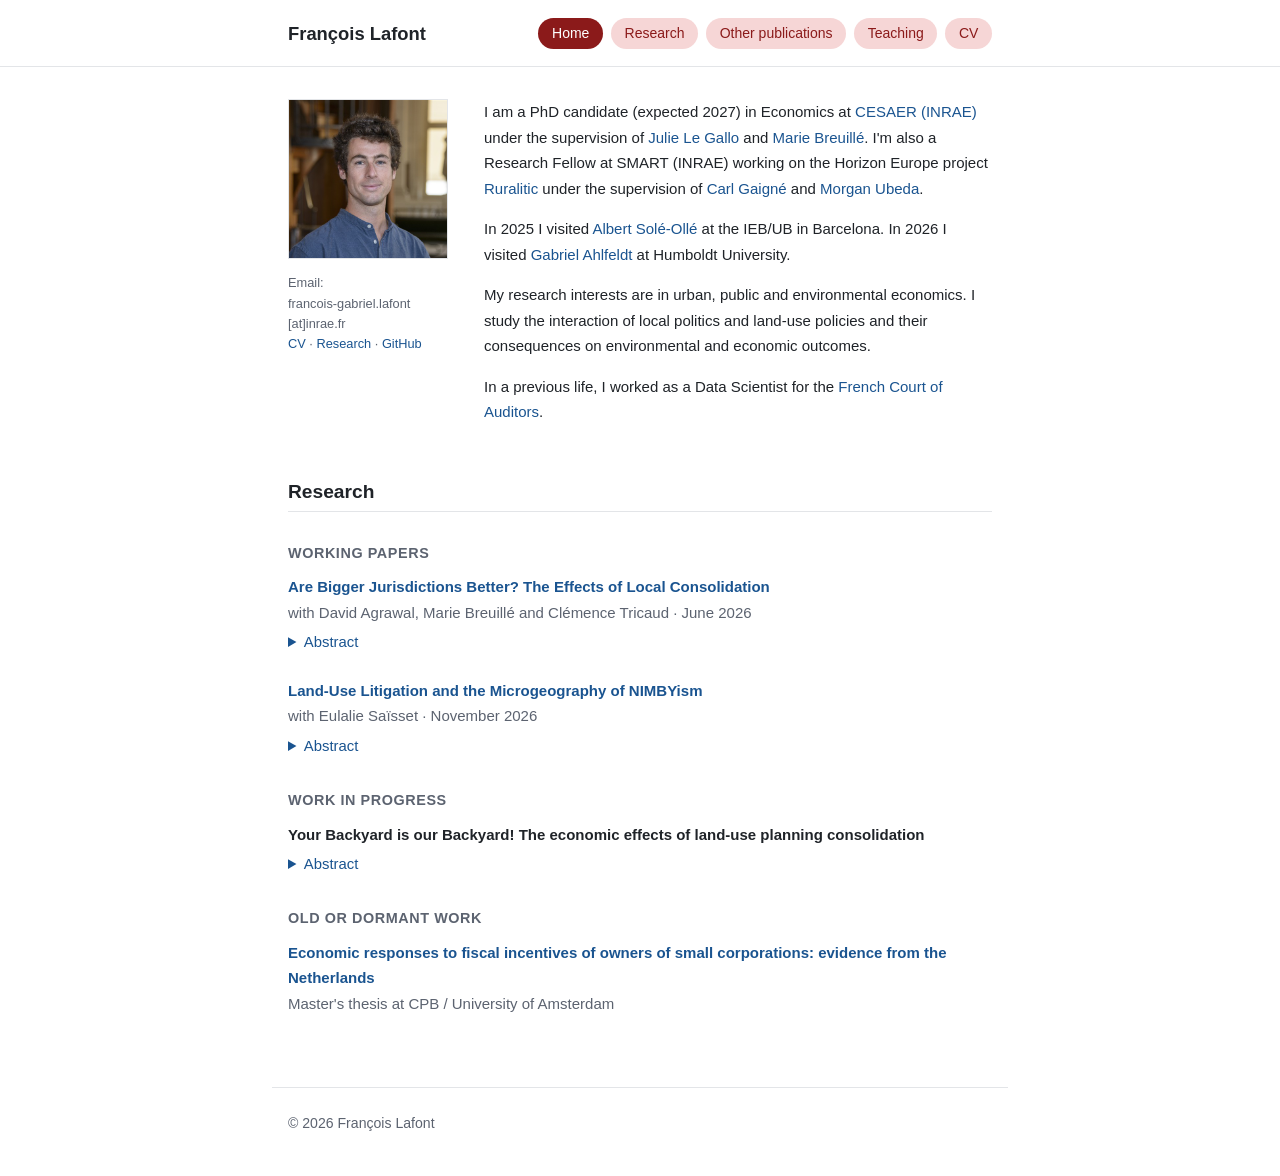
<file: index.html>
<!DOCTYPE html>
<html lang="en">
<head>
  <meta charset="utf-8">
  <meta name="viewport" content="width=device-width, initial-scale=1">
  <title>François Lafont</title>
  <meta name="description" content="François Lafont — PhD candidate in Economics at CESAER (INRAE). Urban, public and environmental economics.">
  <link rel="stylesheet" href="style.css">
</head>
<body>
  <header class="site-header">
    <div class="inner">
      <a class="site-title" href="index.html">François Lafont</a>
      <nav>
        <ul>
          <li><a href="index.html" aria-current="page">Home</a></li>
          <li><a href="index.html#research">Research</a></li>
          <li><a href="other-publications.html">Other publications</a></li>
          <li><a href="teaching.html">Teaching</a></li>
          <li><a href="cv.html">CV</a></li>
        </ul>
      </nav>
    </div>
  </header>

  <main>
    <section class="intro">
      <div class="profile-side">
        <img class="photo" src="assets/profile.jpg" alt="Photo of François Lafont" width="160" height="160">
        <p class="contact">
          Email:<br>francois-gabriel.lafont<wbr>[at]inrae.fr<br>
          <a href="cv.html">CV</a> · <a href="#research">Research</a> · <a href="https://github.com/FLafont">GitHub</a>
        </p>
      </div>
      <div class="bio">
        <p>I am a PhD candidate (expected 2027) in Economics at <a href="https://www2.dijon.inrae.fr/cesaer/">CESAER (INRAE)</a> under the supervision of <a href="https://sites.google.com/site/legallopage/">Julie Le Gallo</a> and <a href="https://sites.google.com/site/breuillemarie/researcher-in-economics">Marie Breuillé</a>. I'm also a Research Fellow at SMART (INRAE) working on the Horizon Europe project <a href="https://www.ruralitic.eu/">Ruralitic</a> under the supervision of <a href="https://sites.google.com/site/carlgaigne/">Carl Gaigné</a> and <a href="https://sites.google.com/view/mubeda/home">Morgan Ubeda</a>.</p>
        <p>In 2025 I visited <a href="https://albertsoleolle.wordpress.com/">Albert Solé-Ollé</a> at the IEB/UB in Barcelona. In 2026 I visited <a href="https://sites.google.com/view/ahlfeldt/home">Gabriel Ahlfeldt</a> at Humboldt University.</p>
        <p>My research interests are in urban, public and environmental economics. I study the interaction of local politics and land-use policies and their consequences on environmental and economic outcomes.</p>
        <p>In a previous life, I worked as a Data Scientist for the <a href="https://www.ccomptes.fr/fr">French Court of Auditors</a>.</p>
      </div>
    </section>

    <h2 id="research">Research</h2>

    <h3>Working papers</h3>
    <ul class="papers">
      <li>
        <a class="paper-title" href="assets/ABLT_06302026-1.pdf">Are Bigger Jurisdictions Better? The Effects of Local Consolidation</a><br>
        <span class="meta">with David Agrawal, Marie Breuillé and Clémence Tricaud · June 2026</span>
        <details>
          <summary>Abstract</summary>
          <p>What is the optimal size of a jurisdiction? We study the consequences of increasing jurisdiction size using the 2015 NOTRe reform in France, which forced mergers of small intermunicipal entities. We implement a difference-in-differences design and leverage newly assembled, comprehensive data on public finances, services, employment, and housing transactions. We find no evidence of scale economies. Instead, consolidation triggers a spatial reallocation of public services away from peripheral places and toward political centers, and lowers house prices throughout the territory—by 5.9% after seven years—with the largest declines in the periphery. These results point to welfare losses from larger jurisdictions and to a widening of within-territory inequalities.</p>
        </details>
      </li>
      <li>
        <a class="paper-title" href="assets/Droit_de_Cit%C3%A9.pdf">Land-Use Litigation and the Microgeography of NIMBYism</a><br>
        <span class="meta">with Eulalie Saïsset · November 2026</span>
        <details>
          <summary>Abstract</summary>
          <p>As cities grow, building in already populated areas becomes central to housing affordability and land preservation, but also triggers not-in-my-backyard (NIMBY) opposition. To measure it, we construct a dataset from judicial archives covering all construction and land-use litigation in France since 2005. Using an LLM, we extract with high accuracy rich contextual information from over 200,000 court decisions. We document that NIMBY opposition primarily takes the form of individuals challenging housing permits, disproportionately targeting multifamily housing. Consistent with a simple model in which neighbors litigate to protect their property values, appeals to approved housing concentrate in dense and expensive areas. Second-home owners also account for a significant share of litigation, especially in high-end tourist locations. In low-density areas, by contrast, litigation more often comes from owners of undeveloped land appealing permit denials to preserve their building rights.</p>
        </details>
      </li>
    </ul>

    <h3>Work in progress</h3>
    <ul class="papers">
      <li>
        <span class="paper-title">Your Backyard is our Backyard! The economic effects of land-use planning consolidation</span>
        <details>
          <summary>Abstract</summary>
          <p>This paper provides new causal evidence on the relationship between government fragmentation, housing supply, and urban sprawl. I compile new data on French intermunicipal mergers to study a reform that required many municipalities to transfer urban-planning authority to a broader community level. The findings show that, when given the choice, municipalities strongly prefer to retain control over land-use decisions. However, when consolidation is imposed, it results in effective cooperation on the development of new planning rules. Land-use regulation becomes more homogenized as the number of active planning documents over a territory decreases by 30%. Building authorizations for denser forms of constructions increase by about 20% in denser and previously constrained areas. These effects emerge gradually, following the timeline of new planning documents, and they are stronger in areas with more constraints on new construction prior to the reform. This provides empirical support for the idea that coordinating land-use at a larger scale helps internalize positive spillovers.</p>
        </details>
      </li>
    </ul>

    <h3>Old or dormant work</h3>
    <ul class="papers">
      <li>
        <a class="paper-title" href="https://shs.hal.science/halshs-04504190">Economic responses to fiscal incentives of owners of small corporations: evidence from the Netherlands</a><br>
        <span class="meta">Master's thesis at CPB / University of Amsterdam</span>
      </li>
    </ul>
  </main>

  <footer>© 2026 François Lafont</footer>
</body>
</html>
</file>
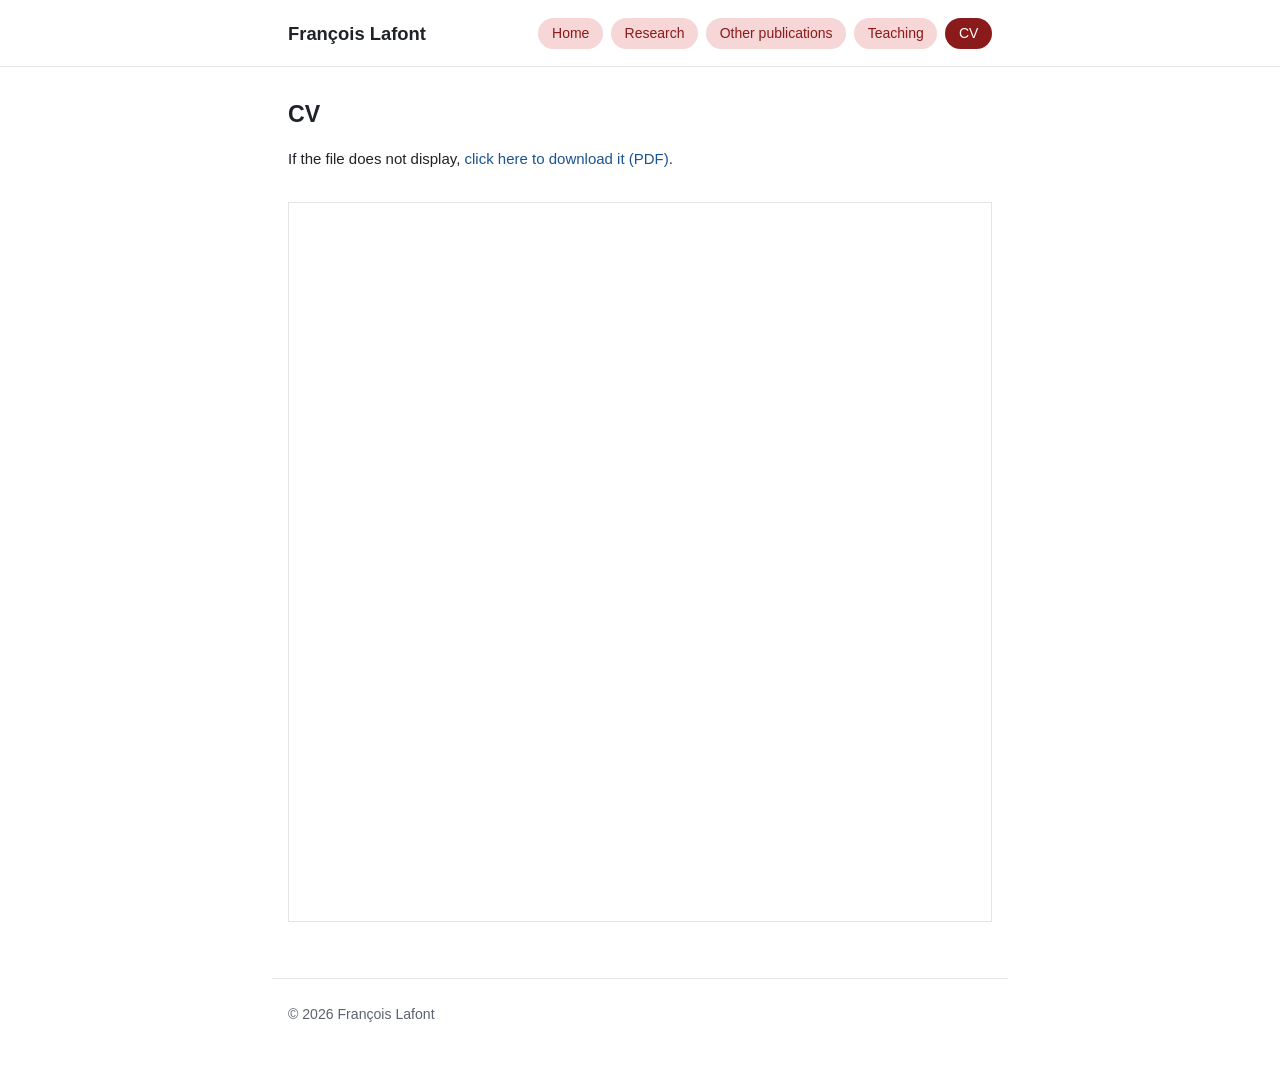
<file: cv.html>
<!DOCTYPE html>
<html lang="en">
<head>
  <meta charset="utf-8">
  <meta name="viewport" content="width=device-width, initial-scale=1">
  <title>CV · François Lafont</title>
  <link rel="stylesheet" href="style.css">
</head>
<body>
  <header class="site-header">
    <div class="inner">
      <a class="site-title" href="index.html">François Lafont</a>
      <nav>
        <ul>
          <li><a href="index.html">Home</a></li>
          <li><a href="index.html#research">Research</a></li>
          <li><a href="other-publications.html">Other publications</a></li>
          <li><a href="teaching.html">Teaching</a></li>
          <li><a href="cv.html" aria-current="page">CV</a></li>
        </ul>
      </nav>
    </div>
  </header>

  <main>
    <h1>CV</h1>
    <p>If the file does not display, <a href="assets/cv.pdf">click here to download it (PDF)</a>.</p>
    <iframe class="cv-frame" src="assets/cv.pdf" title="CV of François Lafont"></iframe>
  </main>

  <footer>© 2026 François Lafont</footer>
</body>
</html>
</file>
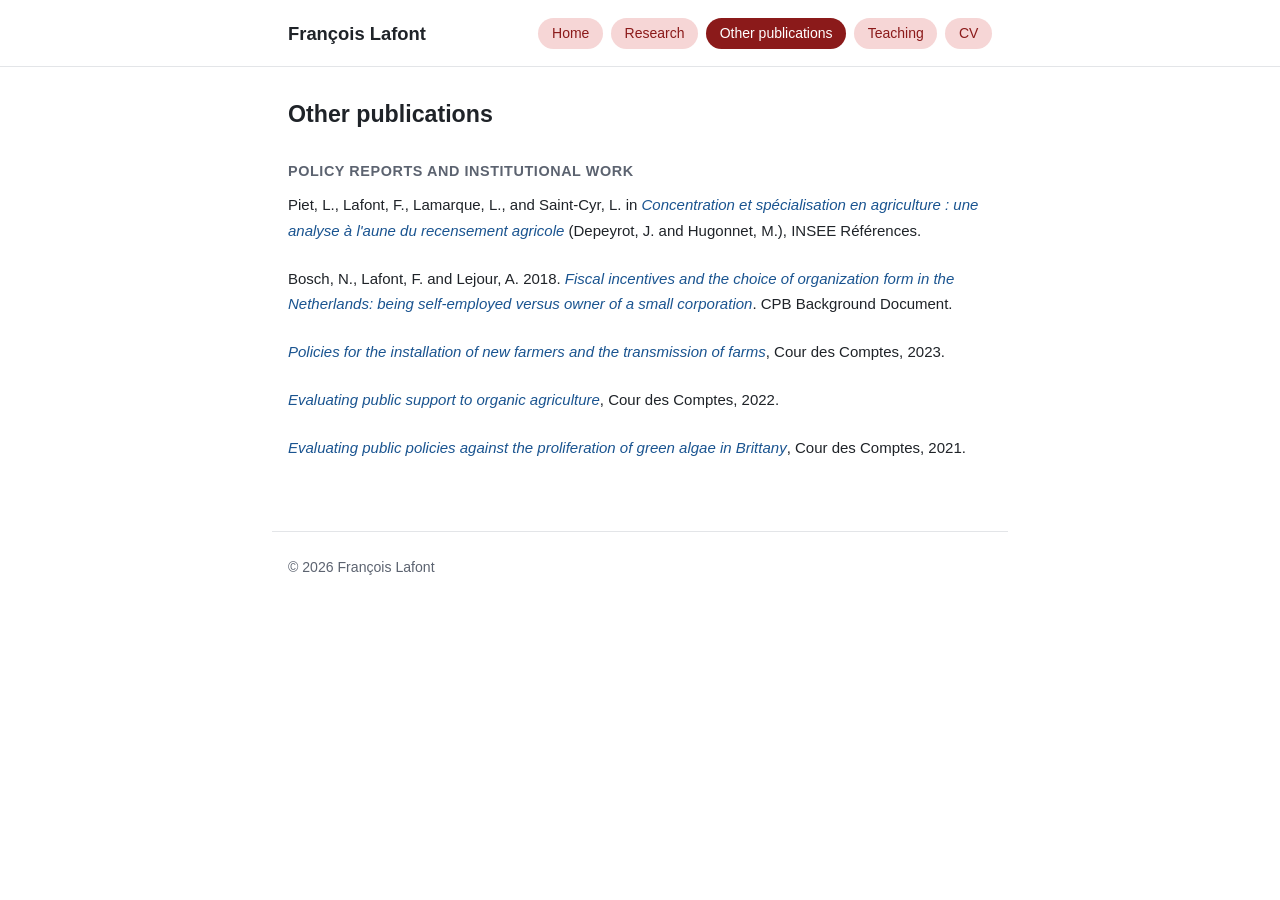
<file: other-publications.html>
<!DOCTYPE html>
<html lang="en">
<head>
  <meta charset="utf-8">
  <meta name="viewport" content="width=device-width, initial-scale=1">
  <title>Other publications · François Lafont</title>
  <link rel="stylesheet" href="style.css">
</head>
<body>
  <header class="site-header">
    <div class="inner">
      <a class="site-title" href="index.html">François Lafont</a>
      <nav>
        <ul>
          <li><a href="index.html">Home</a></li>
          <li><a href="index.html#research">Research</a></li>
          <li><a href="other-publications.html" aria-current="page">Other publications</a></li>
          <li><a href="teaching.html">Teaching</a></li>
          <li><a href="cv.html">CV</a></li>
        </ul>
      </nav>
    </div>
  </header>

  <main>
    <h1>Other publications</h1>

    <h3>Policy reports and institutional work</h3>
    <ul class="items">
      <li>
        Piet, L., Lafont, F., Lamarque, L., and Saint-Cyr, L. in <a href="https://www.insee.fr/fr/statistiques/7728893?sommaire=7728903#encadre"><em>Concentration et spécialisation en agriculture : une analyse à l'aune du recensement agricole</em></a> (Depeyrot, J. and Hugonnet, M.), INSEE Références.
      </li>
      <li>
        Bosch, N., Lafont, F. and Lejour, A. 2018. <a href="https://www.cpb.nl/sites/default/files/omnidownload/cpb-achtergronddocument-2018-01-fiscal-incentives-and-the-choice-of-organization-form-in-the-netherlands.pdf"><em>Fiscal incentives and the choice of organization form in the Netherlands: being self-employed versus owner of a small corporation</em></a>. CPB Background Document.
      </li>
      <li>
        <a href="https://www.ccomptes.fr/fr/publications/la-politique-dinstallation-des-nouveaux-agriculteurs-et-de-transmission-des"><em>Policies for the installation of new farmers and the transmission of farms</em></a>, Cour des Comptes, 2023.
      </li>
      <li>
        <a href="https://www.ccomptes.fr/system/files/2022-07/20220630-rapport-soutien-agriculture-bio.pdf"><em>Evaluating public support to organic agriculture</em></a>, Cour des Comptes, 2022.
      </li>
      <li>
        <a href="https://www.ccomptes.fr/system/files/2021-07/20210702-rapport-algues-vertes.pdf"><em>Evaluating public policies against the proliferation of green algae in Brittany</em></a>, Cour des Comptes, 2021.
      </li>
    </ul>
  </main>

  <footer>© 2026 François Lafont</footer>
</body>
</html>
</file>
<file: style.css>
:root {
  --text: #1f2328;
  --muted: #5c6370;
  --accent: #1a5490;
  --rule: #e3e5e8;
  --bg: #ffffff;
  --crimson: #8b1a1a;
  --pill: #f6d6d6;      /* light red pill background */
  --pill-hover: #efc0c0;
  --max: 46rem;
}

* { box-sizing: border-box; }

html { -webkit-text-size-adjust: 100%; }

body {
  margin: 0;
  background: var(--bg);
  color: var(--text);
  font-family: -apple-system, BlinkMacSystemFont, "Segoe UI", Roboto, "Helvetica Neue", Arial, sans-serif;
  font-size: 15px;
  line-height: 1.7;
}

a { color: var(--accent); text-decoration: none; }
a:hover, a:focus { text-decoration: underline; }

/* ---------- Header / navigation ---------- */
.site-header {
  border-bottom: 1px solid var(--rule);
}
.site-header .inner {
  max-width: var(--max);
  margin: 0 auto;
  padding: 1.1rem 1rem;
  display: flex;
  flex-wrap: wrap;
  align-items: center;
  justify-content: space-between;
  gap: 0.5rem 1.5rem;
}
.site-title {
  font-size: 1.15rem;
  font-weight: 600;
  color: var(--text);
}
.site-title:hover { text-decoration: none; }

nav ul {
  list-style: none;
  margin: 0;
  padding: 0;
  display: flex;
  flex-wrap: wrap;
  gap: 0.5rem;
}
nav a {
  display: inline-block;
  padding: 0.4rem 0.85rem;
  border-radius: 999px;
  background: var(--pill);
  color: var(--crimson);
  font-size: 0.875rem;
  font-weight: 500;
  line-height: 1.3;
  transition: background 0.15s;
}
nav a:hover { background: var(--pill-hover); text-decoration: none; }
nav a[aria-current="page"] { background: var(--crimson); color: #fff; }

/* ---------- Main ---------- */
main {
  max-width: var(--max);
  margin: 0 auto;
  padding: 2rem 1rem 3rem;
}

h1, h2, h3 { line-height: 1.3; }
h1 { font-size: 1.45rem; margin: 0 0 1rem; }
h2 {
  font-size: 1.2rem;
  margin: 2.5rem 0 1rem;
  padding-bottom: 0.35rem;
  border-bottom: 1px solid var(--rule);
}
h3 {
  font-size: 0.9rem;
  text-transform: uppercase;
  letter-spacing: 0.04em;
  color: var(--muted);
  margin: 2rem 0 0.75rem;
}

/* ---------- Intro ---------- */
.intro {
  display: grid;
  grid-template-columns: 160px 1fr;
  gap: 2.25rem;
  align-items: start;
}
.intro .bio p:first-child { margin-top: 0; }
.photo {
  display: block;
  width: 160px;
  height: 160px;
  object-fit: cover;
  border: 1px solid var(--rule);
}
.contact {
  margin: 0.85rem 0 0;
  color: var(--muted);
  font-size: 0.8rem;
  line-height: 1.6;
}
.contact a { white-space: nowrap; }

/* ---------- Paper / item lists ---------- */
.papers, .items {
  list-style: none;
  margin: 0;
  padding: 0;
}
.papers > li, .items > li {
  margin: 0 0 1.4rem;
}
.paper-title { font-weight: 600; }
.meta { color: var(--muted); }

details { margin-top: 0.3rem; }
summary {
  cursor: pointer;
  color: var(--accent);
  font-size: 0.93rem;
  width: fit-content;
}
details p {
  margin: 0.5rem 0 0;
  font-size: 0.96rem;
  color: #3a3f47;
}

/* ---------- CV ---------- */
.cv-frame {
  width: 100%;
  height: 80vh;
  border: 1px solid var(--rule);
  margin-top: 1rem;
}

/* ---------- Footer ---------- */
footer {
  max-width: var(--max);
  margin: 0 auto;
  padding: 1.5rem 1rem 2.5rem;
  border-top: 1px solid var(--rule);
  color: var(--muted);
  font-size: 0.88rem;
}

/* ---------- Mobile ---------- */
@media (max-width: 600px) {
  .intro { grid-template-columns: 1fr; gap: 1.25rem; }
  .profile-side { display: flex; gap: 1rem; align-items: flex-end; }
  .profile-side .contact { margin: 0; }
  .photo { width: 120px; height: 120px; flex: 0 0 auto; }
  .site-header .inner { flex-direction: column; align-items: flex-start; }
  .cv-frame { height: 70vh; }
}
</file>
